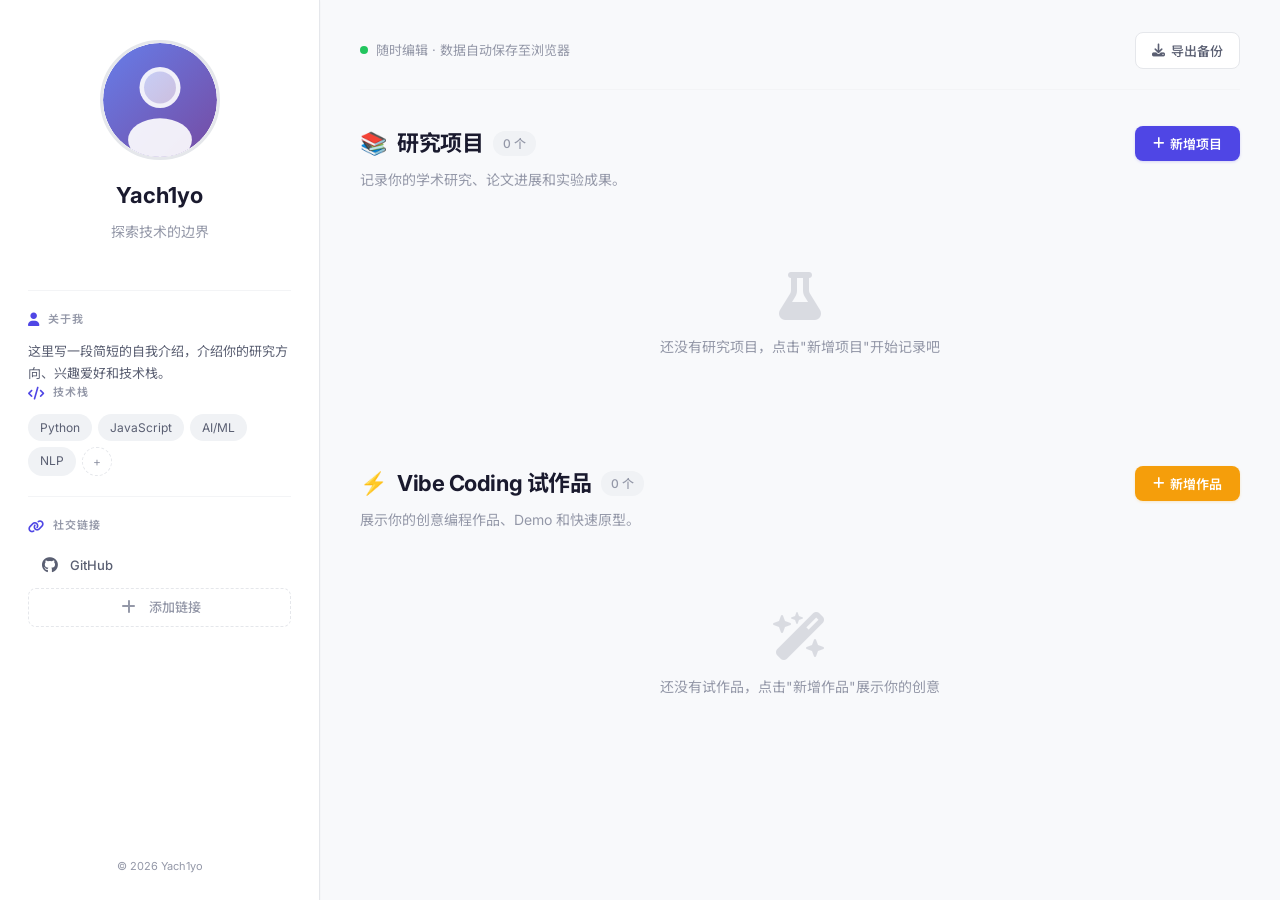
<file: index.html>
<!DOCTYPE html>
<html lang="zh-CN">
<head>
  <meta charset="UTF-8">
  <meta name="viewport" content="width=device-width, initial-scale=1.0">
  <title>Yach1yo · 个人主页</title>
  <link rel="stylesheet" href="styles.css">
  <link rel="preconnect" href="https://fonts.googleapis.com">
  <link rel="preconnect" href="https://fonts.gstatic.com" crossorigin>
  <link href="https://fonts.googleapis.com/css2?family=Inter:wght@300;400;500;600;700;800&family=Noto+Sans+SC:wght@300;400;500;600;700&display=swap" rel="stylesheet">
  <link rel="stylesheet" href="https://cdnjs.cloudflare.com/ajax/libs/font-awesome/6.5.1/css/all.min.css">
</head>
<body>
  <div class="app-container">
    <!-- ========== 左侧个人信息区 (1/4) ========== -->
    <aside class="sidebar">
      <div class="sidebar-inner">
        <!-- 头像区域 -->
        <div class="avatar-section">
          <div class="avatar-wrapper" id="avatarWrapper">
            <img id="avatarImg" src="assets/avatar-placeholder.svg" alt="头像" class="avatar-img">
            <div class="avatar-overlay">
              <i class="fa-solid fa-camera"></i>
              <span>更换头像</span>
            </div>
            <input type="file" id="avatarUpload" accept="image/*" hidden>
          </div>
          <h1 class="profile-name" contenteditable="true" id="profileName">Yach1yo</h1>
          <p class="profile-tagline" contenteditable="true" id="profileTagline">探索技术的边界</p>
        </div>

        <!-- 分割线 -->
        <div class="divider"></div>

        <!-- 个人简介 -->
        <div class="bio-section">
          <h3 class="section-label">
            <i class="fa-solid fa-user"></i> 关于我
          </h3>
          <div class="bio-content" contenteditable="true" id="bioContent">
            这里写一段简短的自我介绍，介绍你的研究方向、兴趣爱好和技术栈。
          </div>
        </div>

        <!-- 技能标签 -->
        <div class="skills-section">
          <h3 class="section-label">
            <i class="fa-solid fa-code"></i> 技术栈
          </h3>
          <div class="skills-tags" id="skillsTags">
            <span class="skill-tag" contenteditable="true">Python</span>
            <span class="skill-tag" contenteditable="true">JavaScript</span>
            <span class="skill-tag" contenteditable="true">AI/ML</span>
            <span class="skill-tag" contenteditable="true">NLP</span>
            <span class="skill-tag add-skill-btn" id="addSkillBtn">+</span>
          </div>
        </div>

        <!-- 分割线 -->
        <div class="divider"></div>

        <!-- 社交媒体链接 -->
        <div class="social-section">
          <h3 class="section-label">
            <i class="fa-solid fa-link"></i> 社交链接
          </h3>
          <div class="social-links" id="socialLinks">
            <a href="https://github.com/yach1yo" target="_blank" class="social-link">
              <i class="fa-brands fa-github"></i>
              <span>GitHub</span>
            </a>
            <div class="social-link add-social" id="addSocialBtn">
              <i class="fa-solid fa-plus"></i>
              <span>添加链接</span>
            </div>
          </div>
        </div>

        <!-- 底部信息 -->
        <div class="sidebar-footer">
          <p class="footer-text">© 2026 Yach1yo</p>
        </div>
      </div>
    </aside>

    <!-- ========== 右侧内容区 (3/4) ========== -->
    <main class="main-content">
      <!-- 顶部导航提示 -->
      <div class="content-header">
        <div class="header-indicator">
          <span class="dot"></span>
          <span class="header-text">随时编辑 · 数据自动保存至浏览器</span>
        </div>
        <button class="btn-export" id="btnExport" title="导出数据备份">
          <i class="fa-solid fa-download"></i> 导出备份
        </button>
      </div>

      <!-- ===== 研究项目 栏目 ===== -->
      <section class="content-section">
        <div class="section-header">
          <div class="section-title-row">
            <span class="section-icon">📚</span>
            <h2 class="section-title">研究项目</h2>
            <span class="section-badge" id="researchCount">0 个项目</span>
          </div>
          <button class="btn-add" id="btnAddResearch">
            <i class="fa-solid fa-plus"></i> 新增项目
          </button>
        </div>
        <div class="section-description">
          记录你的学术研究、论文进展和实验成果。
        </div>
        <div class="cards-grid" id="researchGrid">
          <!-- 动态生成项目卡片 -->
        </div>
        <div class="empty-state" id="researchEmpty">
          <i class="fa-solid fa-flask"></i>
          <p>还没有研究项目，点击"新增项目"开始记录吧</p>
        </div>
      </section>

      <!-- ===== vibe coding试作品 栏目 ===== -->
      <section class="content-section">
        <div class="section-header">
          <div class="section-title-row">
            <span class="section-icon">⚡</span>
            <h2 class="section-title">Vibe Coding 试作品</h2>
            <span class="section-badge" id="vibeCount">0 个作品</span>
          </div>
          <button class="btn-add btn-add-accent" id="btnAddVibe">
            <i class="fa-solid fa-plus"></i> 新增作品
          </button>
        </div>
        <div class="section-description">
          展示你的创意编程作品、Demo 和快速原型。
        </div>
        <div class="cards-grid" id="vibeGrid">
          <!-- 动态生成作品卡片 -->
        </div>
        <div class="empty-state" id="vibeEmpty">
          <i class="fa-solid fa-wand-magic-sparkles"></i>
          <p>还没有试作品，点击"新增作品"展示你的创意</p>
        </div>
      </section>
    </main>
  </div>

  <!-- 模态框：新增/编辑卡片 -->
  <div class="modal-overlay" id="modalOverlay">
    <div class="modal" id="modal">
      <div class="modal-header">
        <h3 id="modalTitle">新增项目</h3>
        <button class="modal-close" id="modalClose">
          <i class="fa-solid fa-xmark"></i>
        </button>
      </div>
      <div class="modal-body">
        <div class="form-group">
          <label>标题</label>
          <input type="text" id="modalItemTitle" placeholder="输入标题...">
        </div>
        <div class="form-group">
          <label>描述</label>
          <textarea id="modalItemDesc" rows="4" placeholder="输入描述内容..."></textarea>
        </div>
        <div class="form-group">
          <label>标签（用逗号分隔）</label>
          <input type="text" id="modalItemTags" placeholder="例如：NLP, Python, LLM">
        </div>
        <div class="form-group">
          <label>链接</label>
          <input type="url" id="modalItemLink" placeholder="https://...">
        </div>
        <div class="form-group">
          <label>附件</label>
          <div class="file-upload-area" id="modalFileArea">
            <i class="fa-solid fa-cloud-arrow-up"></i>
            <p>点击或拖拽文件到此处上传</p>
            <input type="file" id="modalFileInput" multiple hidden>
          </div>
          <div class="file-list" id="modalFileList"></div>
        </div>
      </div>
      <div class="modal-footer">
        <button class="btn-cancel" id="modalCancel">取消</button>
        <button class="btn-save" id="modalSave">保存</button>
      </div>
    </div>
  </div>

  <!-- 社交链接编辑模态框 -->
  <div class="modal-overlay" id="socialModalOverlay">
    <div class="modal modal-sm" id="socialModal">
      <div class="modal-header">
        <h3>添加社交链接</h3>
        <button class="modal-close" id="socialModalClose">
          <i class="fa-solid fa-xmark"></i>
        </button>
      </div>
      <div class="modal-body">
        <div class="form-group">
          <label>平台名称</label>
          <input type="text" id="socialName" placeholder="例如：Twitter、Blog...">
        </div>
        <div class="form-group">
          <label>链接地址</label>
          <input type="url" id="socialUrl" placeholder="https://...">
        </div>
      </div>
      <div class="modal-footer">
        <button class="btn-cancel" id="socialModalCancel">取消</button>
        <button class="btn-save" id="socialModalSave">保存</button>
      </div>
    </div>
  </div>

  <!-- Toast 通知 -->
  <div class="toast-container" id="toastContainer"></div>

  <script src="script.js"></script>
</body>
</html>
</file>
<file: styles.css>
/* ========================================
   Yach1yo Personal Homepage — Styles
   Design: Modern · Clean · Minimalist
   ======================================== */

/* ---------- CSS Variables ---------- */
:root {
  --bg-primary: #f8f9fb;
  --bg-sidebar: #ffffff;
  --bg-card: #ffffff;
  --bg-hover: #f0f2f5;
  --bg-modal: rgba(0, 0, 0, 0.45);

  --text-primary: #1a1a2e;
  --text-secondary: #5a5f72;
  --text-muted: #9498a8;
  --text-inverse: #ffffff;

  --accent: #4f46e5;
  --accent-light: #e0e7ff;
  --accent-hover: #4338ca;
  --accent-glow: rgba(79, 70, 229, 0.15);

  --accent2: #f59e0b;
  --accent2-light: #fef3c7;
  --accent2-hover: #d97706;

  --border: #e5e7eb;
  --border-light: #f3f4f6;
  --radius-sm: 8px;
  --radius: 12px;
  --radius-lg: 16px;
  --radius-xl: 20px;

  --shadow-sm: 0 1px 2px rgba(0, 0, 0, 0.04);
  --shadow: 0 1px 3px rgba(0, 0, 0, 0.06), 0 4px 12px rgba(0, 0, 0, 0.04);
  --shadow-md: 0 4px 16px rgba(0, 0, 0, 0.06), 0 8px 32px rgba(0, 0, 0, 0.04);
  --shadow-lg: 0 8px 32px rgba(0, 0, 0, 0.08), 0 16px 64px rgba(0, 0, 0, 0.04);

  --transition: 0.2s cubic-bezier(0.4, 0, 0.2, 1);
  --transition-slow: 0.35s cubic-bezier(0.4, 0, 0.2, 1);

  --sidebar-width: 25%;
  --sidebar-min: 280px;
  --sidebar-max: 360px;
}

/* ---------- Reset & Base ---------- */
*, *::before, *::after {
  margin: 0;
  padding: 0;
  box-sizing: border-box;
}

html {
  scroll-behavior: smooth;
  -webkit-font-smoothing: antialiased;
  -moz-osx-font-smoothing: grayscale;
}

body {
  font-family: 'Inter', 'Noto Sans SC', -apple-system, BlinkMacSystemFont, sans-serif;
  background: var(--bg-primary);
  color: var(--text-primary);
  line-height: 1.6;
  min-height: 100vh;
}

/* ---------- Layout ---------- */
.app-container {
  display: flex;
  min-height: 100vh;
}

/* ========================================
   SIDEBAR — 左侧 1/4
   ======================================== */
.sidebar {
  width: var(--sidebar-width);
  min-width: var(--sidebar-min);
  max-width: var(--sidebar-max);
  background: var(--bg-sidebar);
  border-right: 1px solid var(--border);
  display: flex;
  flex-direction: column;
  position: fixed;
  top: 0;
  left: 0;
  height: 100vh;
  z-index: 100;
  box-shadow: var(--shadow-sm);
}

.sidebar-inner {
  padding: 40px 28px 24px;
  display: flex;
  flex-direction: column;
  height: 100%;
  overflow-y: auto;
}

/* Avatar Section */
.avatar-section {
  text-align: center;
  margin-bottom: 24px;
}

.avatar-wrapper {
  width: 120px;
  height: 120px;
  border-radius: 50%;
  margin: 0 auto 16px;
  position: relative;
  cursor: pointer;
  overflow: hidden;
  border: 3px solid var(--border);
  transition: all var(--transition);
}

.avatar-wrapper:hover {
  border-color: var(--accent);
  box-shadow: 0 0 0 8px var(--accent-glow);
}

.avatar-img {
  width: 100%;
  height: 100%;
  object-fit: cover;
  border-radius: 50%;
}

.avatar-overlay {
  position: absolute;
  inset: 0;
  background: rgba(0, 0, 0, 0.5);
  display: flex;
  flex-direction: column;
  align-items: center;
  justify-content: center;
  gap: 4px;
  color: white;
  font-size: 12px;
  opacity: 0;
  transition: opacity var(--transition);
  border-radius: 50%;
}

.avatar-wrapper:hover .avatar-overlay {
  opacity: 1;
}

.profile-name {
  font-size: 22px;
  font-weight: 700;
  color: var(--text-primary);
  outline: none;
  border-radius: 4px;
  padding: 2px 8px;
  transition: background var(--transition);
}

.profile-name:focus {
  background: var(--accent-light);
}

.profile-tagline {
  font-size: 14px;
  color: var(--text-muted);
  margin-top: 4px;
  outline: none;
  border-radius: 4px;
  padding: 2px 8px;
  transition: background var(--transition);
}

.profile-tagline:focus {
  background: var(--accent-light);
}

/* Divider */
.divider {
  height: 1px;
  background: var(--border-light);
  margin: 20px 0;
}

/* Section Label */
.section-label {
  font-size: 11px;
  font-weight: 600;
  text-transform: uppercase;
  letter-spacing: 0.08em;
  color: var(--text-muted);
  margin-bottom: 12px;
  display: flex;
  align-items: center;
  gap: 8px;
}

.section-label i {
  font-size: 13px;
  color: var(--accent);
}

/* Bio */
.bio-content {
  font-size: 13px;
  color: var(--text-secondary);
  line-height: 1.7;
  outline: none;
  border-radius: 6px;
  padding: 8px;
  margin: -8px;
  transition: background var(--transition);
  min-height: 60px;
}

.bio-content:focus {
  background: var(--bg-hover);
}

.bio-content:empty::before {
  content: '点击这里编辑个人简介...';
  color: var(--text-muted);
}

/* Skills */
.skills-tags {
  display: flex;
  flex-wrap: wrap;
  gap: 6px;
}

.skill-tag {
  display: inline-block;
  padding: 4px 12px;
  background: var(--bg-hover);
  border-radius: 20px;
  font-size: 12px;
  color: var(--text-secondary);
  outline: none;
  transition: all var(--transition);
  cursor: text;
}

.skill-tag:focus {
  background: var(--accent-light);
  color: var(--accent);
}

.skill-tag.add-skill-btn {
  cursor: pointer;
  background: transparent;
  border: 1.5px dashed var(--border);
  color: var(--text-muted);
  padding: 4px 10px;
  transition: all var(--transition);
}

.skill-tag.add-skill-btn:hover {
  border-color: var(--accent);
  color: var(--accent);
  background: var(--accent-light);
}

/* Social Links */
.social-links {
  display: flex;
  flex-direction: column;
  gap: 4px;
}

.social-link {
  display: flex;
  align-items: center;
  gap: 10px;
  padding: 8px 12px;
  border-radius: var(--radius-sm);
  color: var(--text-secondary);
  text-decoration: none;
  font-size: 13px;
  font-weight: 500;
  transition: all var(--transition);
}

.social-link:hover {
  background: var(--bg-hover);
  color: var(--accent);
}

.social-link i {
  font-size: 16px;
  width: 20px;
  text-align: center;
}

.social-link.add-social {
  cursor: pointer;
  color: var(--text-muted);
  border: 1.5px dashed var(--border);
  border-radius: var(--radius-sm);
  justify-content: center;
}

.social-link.add-social:hover {
  border-color: var(--accent);
  color: var(--accent);
  background: var(--accent-light);
}

/* Sidebar Footer */
.sidebar-footer {
  margin-top: auto;
  padding-top: 16px;
  text-align: center;
}

.footer-text {
  font-size: 11px;
  color: var(--text-muted);
}

/* ========================================
   MAIN CONTENT — 右侧 3/4
   ======================================== */
.main-content {
  margin-left: max(var(--sidebar-min), var(--sidebar-width));
  flex: 1;
  padding: 32px 40px 60px;
  min-width: 0;
  max-width: 1100px;
}

/* Content Header */
.content-header {
  display: flex;
  align-items: center;
  justify-content: space-between;
  margin-bottom: 36px;
  padding-bottom: 20px;
  border-bottom: 1px solid var(--border-light);
}

.header-indicator {
  display: flex;
  align-items: center;
  gap: 8px;
  font-size: 13px;
  color: var(--text-muted);
}

.dot {
  width: 8px;
  height: 8px;
  border-radius: 50%;
  background: #22c55e;
  animation: pulse-dot 2s ease-in-out infinite;
}

@keyframes pulse-dot {
  0%, 100% { opacity: 1; transform: scale(1); }
  50% { opacity: 0.5; transform: scale(0.85); }
}

.btn-export {
  display: flex;
  align-items: center;
  gap: 6px;
  padding: 8px 16px;
  background: var(--bg-card);
  border: 1px solid var(--border);
  border-radius: var(--radius-sm);
  font-size: 13px;
  font-weight: 500;
  color: var(--text-secondary);
  cursor: pointer;
  transition: all var(--transition);
  font-family: inherit;
}

.btn-export:hover {
  border-color: var(--accent);
  color: var(--accent);
  background: var(--accent-light);
}

/* Section */
.content-section {
  margin-bottom: 48px;
}

.section-header {
  display: flex;
  align-items: center;
  justify-content: space-between;
  margin-bottom: 8px;
}

.section-title-row {
  display: flex;
  align-items: center;
  gap: 10px;
}

.section-icon {
  font-size: 22px;
}

.section-title {
  font-size: 22px;
  font-weight: 700;
  color: var(--text-primary);
  letter-spacing: -0.02em;
}

.section-badge {
  font-size: 12px;
  font-weight: 500;
  color: var(--text-muted);
  background: var(--bg-hover);
  padding: 3px 10px;
  border-radius: 12px;
}

.section-description {
  font-size: 14px;
  color: var(--text-muted);
  margin-bottom: 20px;
}

/* Add Button */
.btn-add {
  display: flex;
  align-items: center;
  gap: 6px;
  padding: 8px 18px;
  background: var(--accent);
  color: var(--text-inverse);
  border: none;
  border-radius: var(--radius-sm);
  font-size: 13px;
  font-weight: 600;
  cursor: pointer;
  transition: all var(--transition);
  font-family: inherit;
  box-shadow: 0 1px 3px rgba(79, 70, 229, 0.2);
}

.btn-add:hover {
  background: var(--accent-hover);
  box-shadow: 0 2px 8px rgba(79, 70, 229, 0.3);
  transform: translateY(-1px);
}

.btn-add-accent {
  background: var(--accent2);
  box-shadow: 0 1px 3px rgba(245, 158, 11, 0.2);
}

.btn-add-accent:hover {
  background: var(--accent2-hover);
  box-shadow: 0 2px 8px rgba(245, 158, 11, 0.3);
}

/* ========================================
   CARDS GRID
   ======================================== */
.cards-grid {
  display: grid;
  grid-template-columns: repeat(auto-fill, minmax(320px, 1fr));
  gap: 16px;
}

/* Card */
.card {
  background: var(--bg-card);
  border: 1px solid var(--border);
  border-radius: var(--radius-lg);
  padding: 20px 24px;
  transition: all var(--transition);
  position: relative;
  cursor: pointer;
}

.card:hover {
  box-shadow: var(--shadow-md);
  border-color: transparent;
  transform: translateY(-2px);
}

.card-header {
  display: flex;
  align-items: flex-start;
  justify-content: space-between;
  gap: 12px;
  margin-bottom: 10px;
}

.card-title {
  font-size: 16px;
  font-weight: 600;
  color: var(--text-primary);
  flex: 1;
  line-height: 1.4;
}

.card-actions {
  display: flex;
  gap: 4px;
  opacity: 0;
  transition: opacity var(--transition);
}

.card:hover .card-actions {
  opacity: 1;
}

.card-action-btn {
  width: 32px;
  height: 32px;
  border-radius: var(--radius-sm);
  border: none;
  background: transparent;
  color: var(--text-muted);
  cursor: pointer;
  display: flex;
  align-items: center;
  justify-content: center;
  font-size: 14px;
  transition: all var(--transition);
}

.card-action-btn:hover {
  background: var(--bg-hover);
  color: var(--text-primary);
}

.card-action-btn.delete:hover {
  background: #fef2f2;
  color: #ef4444;
}

.card-desc {
  font-size: 13px;
  color: var(--text-secondary);
  line-height: 1.6;
  margin-bottom: 12px;
  display: -webkit-box;
  -webkit-line-clamp: 3;
  -webkit-box-orient: vertical;
  overflow: hidden;
}

/* Card Tags */
.card-tags {
  display: flex;
  flex-wrap: wrap;
  gap: 4px;
  margin-bottom: 12px;
}

.card-tag {
  font-size: 11px;
  font-weight: 500;
  padding: 2px 8px;
  border-radius: 10px;
  background: var(--accent-light);
  color: var(--accent);
}

/* Card Files */
.card-files {
  display: flex;
  flex-wrap: wrap;
  gap: 4px;
}

.card-file {
  display: inline-flex;
  align-items: center;
  gap: 4px;
  padding: 3px 10px;
  background: var(--bg-hover);
  border-radius: 6px;
  font-size: 11px;
  color: var(--text-secondary);
  text-decoration: none;
  transition: all var(--transition);
  max-width: 160px;
  overflow: hidden;
  text-overflow: ellipsis;
  white-space: nowrap;
}

.card-file:hover {
  background: var(--accent-light);
  color: var(--accent);
}

.card-file i {
  font-size: 12px;
  flex-shrink: 0;
}

.card-link {
  display: inline-flex;
  align-items: center;
  gap: 4px;
  font-size: 12px;
  color: var(--accent);
  text-decoration: none;
  margin-top: 8px;
  font-weight: 500;
  transition: opacity var(--transition);
}

.card-link:hover {
  opacity: 0.75;
}

/* ========================================
   EMPTY STATE
   ======================================== */
.empty-state {
  text-align: center;
  padding: 60px 20px;
  color: var(--text-muted);
  display: none;
}

.empty-state.visible {
  display: block;
}

.empty-state i {
  font-size: 48px;
  margin-bottom: 16px;
  opacity: 0.3;
}

.empty-state p {
  font-size: 14px;
}

/* ========================================
   MODAL
   ======================================== */
.modal-overlay {
  position: fixed;
  inset: 0;
  background: var(--bg-modal);
  backdrop-filter: blur(4px);
  display: flex;
  align-items: center;
  justify-content: center;
  z-index: 1000;
  opacity: 0;
  visibility: hidden;
  transition: all var(--transition);
}

.modal-overlay.active {
  opacity: 1;
  visibility: visible;
}

.modal {
  background: var(--bg-card);
  border-radius: var(--radius-xl);
  width: 90%;
  max-width: 560px;
  max-height: 85vh;
  display: flex;
  flex-direction: column;
  box-shadow: var(--shadow-lg);
  transform: translateY(16px) scale(0.97);
  transition: all var(--transition-slow);
}

.modal-overlay.active .modal {
  transform: translateY(0) scale(1);
}

.modal-sm {
  max-width: 420px;
}

.modal-header {
  display: flex;
  align-items: center;
  justify-content: space-between;
  padding: 20px 24px 0;
}

.modal-header h3 {
  font-size: 18px;
  font-weight: 700;
}

.modal-close {
  width: 36px;
  height: 36px;
  border-radius: 50%;
  border: none;
  background: var(--bg-hover);
  color: var(--text-muted);
  cursor: pointer;
  font-size: 16px;
  display: flex;
  align-items: center;
  justify-content: center;
  transition: all var(--transition);
}

.modal-close:hover {
  background: #f3f4f6;
  color: var(--text-primary);
}

.modal-body {
  padding: 20px 24px;
  overflow-y: auto;
  flex: 1;
}

.form-group {
  margin-bottom: 18px;
}

.form-group label {
  display: block;
  font-size: 13px;
  font-weight: 600;
  color: var(--text-primary);
  margin-bottom: 6px;
}

.form-group input,
.form-group textarea {
  width: 100%;
  padding: 10px 14px;
  border: 1.5px solid var(--border);
  border-radius: var(--radius-sm);
  font-size: 14px;
  font-family: inherit;
  color: var(--text-primary);
  background: var(--bg-primary);
  transition: all var(--transition);
  outline: none;
  resize: vertical;
}

.form-group input:focus,
.form-group textarea:focus {
  border-color: var(--accent);
  box-shadow: 0 0 0 3px var(--accent-glow);
  background: var(--bg-card);
}

.form-group input::placeholder,
.form-group textarea::placeholder {
  color: var(--text-muted);
}

/* File Upload */
.file-upload-area {
  border: 2px dashed var(--border);
  border-radius: var(--radius);
  padding: 28px;
  text-align: center;
  cursor: pointer;
  transition: all var(--transition);
  background: var(--bg-primary);
}

.file-upload-area:hover {
  border-color: var(--accent);
  background: var(--accent-light);
}

.file-upload-area i {
  font-size: 32px;
  color: var(--text-muted);
  margin-bottom: 8px;
}

.file-upload-area p {
  font-size: 13px;
  color: var(--text-muted);
}

.file-upload-area.drag-over {
  border-color: var(--accent);
  background: var(--accent-light);
}

.file-list {
  margin-top: 10px;
  display: flex;
  flex-direction: column;
  gap: 6px;
}

.file-item {
  display: flex;
  align-items: center;
  justify-content: space-between;
  padding: 8px 12px;
  background: var(--bg-primary);
  border-radius: var(--radius-sm);
  font-size: 13px;
}

.file-item-info {
  display: flex;
  align-items: center;
  gap: 8px;
  overflow: hidden;
}

.file-item-info i {
  color: var(--accent);
  flex-shrink: 0;
}

.file-item-name {
  overflow: hidden;
  text-overflow: ellipsis;
  white-space: nowrap;
  color: var(--text-secondary);
}

.file-item-size {
  font-size: 11px;
  color: var(--text-muted);
  flex-shrink: 0;
}

.file-item-remove {
  width: 28px;
  height: 28px;
  border-radius: 50%;
  border: none;
  background: transparent;
  color: var(--text-muted);
  cursor: pointer;
  display: flex;
  align-items: center;
  justify-content: center;
  font-size: 12px;
  transition: all var(--transition);
  flex-shrink: 0;
}

.file-item-remove:hover {
  background: #fef2f2;
  color: #ef4444;
}

/* Modal Footer */
.modal-footer {
  display: flex;
  justify-content: flex-end;
  gap: 10px;
  padding: 16px 24px 24px;
}

.btn-cancel,
.btn-save {
  padding: 10px 24px;
  border-radius: var(--radius-sm);
  font-size: 14px;
  font-weight: 600;
  cursor: pointer;
  transition: all var(--transition);
  font-family: inherit;
  border: none;
}

.btn-cancel {
  background: var(--bg-hover);
  color: var(--text-secondary);
}

.btn-cancel:hover {
  background: #e5e7eb;
}

.btn-save {
  background: var(--accent);
  color: var(--text-inverse);
  box-shadow: 0 1px 3px rgba(79, 70, 229, 0.2);
}

.btn-save:hover {
  background: var(--accent-hover);
  box-shadow: 0 2px 8px rgba(79, 70, 229, 0.3);
}

/* ========================================
   TOAST
   ======================================== */
.toast-container {
  position: fixed;
  bottom: 24px;
  right: 24px;
  z-index: 2000;
  display: flex;
  flex-direction: column;
  gap: 8px;
}

.toast {
  padding: 12px 20px;
  border-radius: var(--radius-sm);
  font-size: 13px;
  font-weight: 500;
  color: var(--text-inverse);
  box-shadow: var(--shadow-md);
  animation: slideInRight 0.3s ease, fadeOut 0.3s ease 2.7s forwards;
  max-width: 360px;
}

.toast.success { background: #059669; }
.toast.error { background: #dc2626; }
.toast.info { background: var(--accent); }

@keyframes slideInRight {
  from { transform: translateX(120%); opacity: 0; }
  to { transform: translateX(0); opacity: 1; }
}

@keyframes fadeOut {
  from { opacity: 1; }
  to { opacity: 0; transform: translateY(-8px); }
}

/* ========================================
   RESPONSIVE
   ======================================== */
@media (max-width: 900px) {
  .app-container {
    flex-direction: column;
  }

  .sidebar {
    position: relative;
    width: 100%;
    max-width: 100%;
    min-width: unset;
    height: auto;
    border-right: none;
    border-bottom: 1px solid var(--border);
  }

  .sidebar-inner {
    padding: 28px 24px;
    flex-direction: column;
    gap: 16px;
  }

  .avatar-wrapper {
    width: 88px;
    height: 88px;
  }

  .profile-name {
    font-size: 18px;
  }

  .skills-tags {
    justify-content: center;
  }

  .social-links {
    flex-direction: row;
    flex-wrap: wrap;
    justify-content: center;
  }

  .main-content {
    margin-left: 0;
    padding: 24px 20px 40px;
  }

  .cards-grid {
    grid-template-columns: 1fr;
  }

  .sidebar-footer {
    display: none;
  }
}

@media (max-width: 600px) {
  .section-header {
    flex-direction: column;
    align-items: flex-start;
    gap: 12px;
  }

  .btn-add {
    width: 100%;
    justify-content: center;
  }
}
</file>
<file: yach1yo/styles.css>
/* ========================================
   Yach1yo Personal Homepage — Styles
   Design: Modern · Clean · Minimalist
   ======================================== */

/* ---------- CSS Variables ---------- */
:root {
  --bg-primary: #f8f9fb;
  --bg-sidebar: #ffffff;
  --bg-card: #ffffff;
  --bg-hover: #f0f2f5;
  --bg-modal: rgba(0, 0, 0, 0.45);

  --text-primary: #1a1a2e;
  --text-secondary: #5a5f72;
  --text-muted: #9498a8;
  --text-inverse: #ffffff;

  --accent: #4f46e5;
  --accent-light: #e0e7ff;
  --accent-hover: #4338ca;
  --accent-glow: rgba(79, 70, 229, 0.15);

  --accent2: #f59e0b;
  --accent2-light: #fef3c7;
  --accent2-hover: #d97706;

  --border: #e5e7eb;
  --border-light: #f3f4f6;
  --radius-sm: 8px;
  --radius: 12px;
  --radius-lg: 16px;
  --radius-xl: 20px;

  --shadow-sm: 0 1px 2px rgba(0, 0, 0, 0.04);
  --shadow: 0 1px 3px rgba(0, 0, 0, 0.06), 0 4px 12px rgba(0, 0, 0, 0.04);
  --shadow-md: 0 4px 16px rgba(0, 0, 0, 0.06), 0 8px 32px rgba(0, 0, 0, 0.04);
  --shadow-lg: 0 8px 32px rgba(0, 0, 0, 0.08), 0 16px 64px rgba(0, 0, 0, 0.04);

  --transition: 0.2s cubic-bezier(0.4, 0, 0.2, 1);
  --transition-slow: 0.35s cubic-bezier(0.4, 0, 0.2, 1);

  --sidebar-width: 25%;
  --sidebar-min: 280px;
  --sidebar-max: 360px;
}

/* ---------- Reset & Base ---------- */
*, *::before, *::after {
  margin: 0;
  padding: 0;
  box-sizing: border-box;
}

html {
  scroll-behavior: smooth;
  -webkit-font-smoothing: antialiased;
  -moz-osx-font-smoothing: grayscale;
}

body {
  font-family: 'Inter', 'Noto Sans SC', -apple-system, BlinkMacSystemFont, sans-serif;
  background: var(--bg-primary);
  color: var(--text-primary);
  line-height: 1.6;
  min-height: 100vh;
}

/* ---------- Layout ---------- */
.app-container {
  display: flex;
  min-height: 100vh;
}

/* ========================================
   SIDEBAR — 左侧 1/4
   ======================================== */
.sidebar {
  width: var(--sidebar-width);
  min-width: var(--sidebar-min);
  max-width: var(--sidebar-max);
  background: var(--bg-sidebar);
  border-right: 1px solid var(--border);
  display: flex;
  flex-direction: column;
  position: fixed;
  top: 0;
  left: 0;
  height: 100vh;
  z-index: 100;
  box-shadow: var(--shadow-sm);
}

.sidebar-inner {
  padding: 40px 28px 24px;
  display: flex;
  flex-direction: column;
  height: 100%;
  overflow-y: auto;
}

/* Avatar Section */
.avatar-section {
  text-align: center;
  margin-bottom: 24px;
}

.avatar-wrapper {
  width: 120px;
  height: 120px;
  border-radius: 50%;
  margin: 0 auto 16px;
  position: relative;
  cursor: pointer;
  overflow: hidden;
  border: 3px solid var(--border);
  transition: all var(--transition);
}

.avatar-wrapper:hover {
  border-color: var(--accent);
  box-shadow: 0 0 0 8px var(--accent-glow);
}

.avatar-img {
  width: 100%;
  height: 100%;
  object-fit: cover;
  border-radius: 50%;
}

.avatar-overlay {
  position: absolute;
  inset: 0;
  background: rgba(0, 0, 0, 0.5);
  display: flex;
  flex-direction: column;
  align-items: center;
  justify-content: center;
  gap: 4px;
  color: white;
  font-size: 12px;
  opacity: 0;
  transition: opacity var(--transition);
  border-radius: 50%;
}

.avatar-wrapper:hover .avatar-overlay {
  opacity: 1;
}

.profile-name {
  font-size: 22px;
  font-weight: 700;
  color: var(--text-primary);
  outline: none;
  border-radius: 4px;
  padding: 2px 8px;
  transition: background var(--transition);
}

.profile-name:focus {
  background: var(--accent-light);
}

.profile-tagline {
  font-size: 14px;
  color: var(--text-muted);
  margin-top: 4px;
  outline: none;
  border-radius: 4px;
  padding: 2px 8px;
  transition: background var(--transition);
}

.profile-tagline:focus {
  background: var(--accent-light);
}

/* Divider */
.divider {
  height: 1px;
  background: var(--border-light);
  margin: 20px 0;
}

/* Section Label */
.section-label {
  font-size: 11px;
  font-weight: 600;
  text-transform: uppercase;
  letter-spacing: 0.08em;
  color: var(--text-muted);
  margin-bottom: 12px;
  display: flex;
  align-items: center;
  gap: 8px;
}

.section-label i {
  font-size: 13px;
  color: var(--accent);
}

/* Bio */
.bio-content {
  font-size: 13px;
  color: var(--text-secondary);
  line-height: 1.7;
  outline: none;
  border-radius: 6px;
  padding: 8px;
  margin: -8px;
  transition: background var(--transition);
  min-height: 60px;
}

.bio-content:focus {
  background: var(--bg-hover);
}

.bio-content:empty::before {
  content: '点击这里编辑个人简介...';
  color: var(--text-muted);
}

/* Skills */
.skills-tags {
  display: flex;
  flex-wrap: wrap;
  gap: 6px;
}

.skill-tag {
  display: inline-block;
  padding: 4px 12px;
  background: var(--bg-hover);
  border-radius: 20px;
  font-size: 12px;
  color: var(--text-secondary);
  outline: none;
  transition: all var(--transition);
  cursor: text;
}

.skill-tag:focus {
  background: var(--accent-light);
  color: var(--accent);
}

.skill-tag.add-skill-btn {
  cursor: pointer;
  background: transparent;
  border: 1.5px dashed var(--border);
  color: var(--text-muted);
  padding: 4px 10px;
  transition: all var(--transition);
}

.skill-tag.add-skill-btn:hover {
  border-color: var(--accent);
  color: var(--accent);
  background: var(--accent-light);
}

/* Social Links */
.social-links {
  display: flex;
  flex-direction: column;
  gap: 4px;
}

.social-link {
  display: flex;
  align-items: center;
  gap: 10px;
  padding: 8px 12px;
  border-radius: var(--radius-sm);
  color: var(--text-secondary);
  text-decoration: none;
  font-size: 13px;
  font-weight: 500;
  transition: all var(--transition);
}

.social-link:hover {
  background: var(--bg-hover);
  color: var(--accent);
}

.social-link i {
  font-size: 16px;
  width: 20px;
  text-align: center;
}

.social-link.add-social {
  cursor: pointer;
  color: var(--text-muted);
  border: 1.5px dashed var(--border);
  border-radius: var(--radius-sm);
  justify-content: center;
}

.social-link.add-social:hover {
  border-color: var(--accent);
  color: var(--accent);
  background: var(--accent-light);
}

/* Sidebar Footer */
.sidebar-footer {
  margin-top: auto;
  padding-top: 16px;
  text-align: center;
}

.footer-text {
  font-size: 11px;
  color: var(--text-muted);
}

/* ========================================
   MAIN CONTENT — 右侧 3/4
   ======================================== */
.main-content {
  margin-left: max(var(--sidebar-min), var(--sidebar-width));
  flex: 1;
  padding: 32px 40px 60px;
  min-width: 0;
  max-width: 1100px;
}

/* Content Header */
.content-header {
  display: flex;
  align-items: center;
  justify-content: space-between;
  margin-bottom: 36px;
  padding-bottom: 20px;
  border-bottom: 1px solid var(--border-light);
}

.header-indicator {
  display: flex;
  align-items: center;
  gap: 8px;
  font-size: 13px;
  color: var(--text-muted);
}

.dot {
  width: 8px;
  height: 8px;
  border-radius: 50%;
  background: #22c55e;
  animation: pulse-dot 2s ease-in-out infinite;
}

@keyframes pulse-dot {
  0%, 100% { opacity: 1; transform: scale(1); }
  50% { opacity: 0.5; transform: scale(0.85); }
}

.btn-export {
  display: flex;
  align-items: center;
  gap: 6px;
  padding: 8px 16px;
  background: var(--bg-card);
  border: 1px solid var(--border);
  border-radius: var(--radius-sm);
  font-size: 13px;
  font-weight: 500;
  color: var(--text-secondary);
  cursor: pointer;
  transition: all var(--transition);
  font-family: inherit;
}

.btn-export:hover {
  border-color: var(--accent);
  color: var(--accent);
  background: var(--accent-light);
}

/* Section */
.content-section {
  margin-bottom: 48px;
}

.section-header {
  display: flex;
  align-items: center;
  justify-content: space-between;
  margin-bottom: 8px;
}

.section-title-row {
  display: flex;
  align-items: center;
  gap: 10px;
}

.section-icon {
  font-size: 22px;
}

.section-title {
  font-size: 22px;
  font-weight: 700;
  color: var(--text-primary);
  letter-spacing: -0.02em;
}

.section-badge {
  font-size: 12px;
  font-weight: 500;
  color: var(--text-muted);
  background: var(--bg-hover);
  padding: 3px 10px;
  border-radius: 12px;
}

.section-description {
  font-size: 14px;
  color: var(--text-muted);
  margin-bottom: 20px;
}

/* Add Button */
.btn-add {
  display: flex;
  align-items: center;
  gap: 6px;
  padding: 8px 18px;
  background: var(--accent);
  color: var(--text-inverse);
  border: none;
  border-radius: var(--radius-sm);
  font-size: 13px;
  font-weight: 600;
  cursor: pointer;
  transition: all var(--transition);
  font-family: inherit;
  box-shadow: 0 1px 3px rgba(79, 70, 229, 0.2);
}

.btn-add:hover {
  background: var(--accent-hover);
  box-shadow: 0 2px 8px rgba(79, 70, 229, 0.3);
  transform: translateY(-1px);
}

.btn-add-accent {
  background: var(--accent2);
  box-shadow: 0 1px 3px rgba(245, 158, 11, 0.2);
}

.btn-add-accent:hover {
  background: var(--accent2-hover);
  box-shadow: 0 2px 8px rgba(245, 158, 11, 0.3);
}

/* ========================================
   CARDS GRID
   ======================================== */
.cards-grid {
  display: grid;
  grid-template-columns: repeat(auto-fill, minmax(320px, 1fr));
  gap: 16px;
}

/* Card */
.card {
  background: var(--bg-card);
  border: 1px solid var(--border);
  border-radius: var(--radius-lg);
  padding: 20px 24px;
  transition: all var(--transition);
  position: relative;
  cursor: pointer;
}

.card:hover {
  box-shadow: var(--shadow-md);
  border-color: transparent;
  transform: translateY(-2px);
}

.card-header {
  display: flex;
  align-items: flex-start;
  justify-content: space-between;
  gap: 12px;
  margin-bottom: 10px;
}

.card-title {
  font-size: 16px;
  font-weight: 600;
  color: var(--text-primary);
  flex: 1;
  line-height: 1.4;
}

.card-actions {
  display: flex;
  gap: 4px;
  opacity: 0;
  transition: opacity var(--transition);
}

.card:hover .card-actions {
  opacity: 1;
}

.card-action-btn {
  width: 32px;
  height: 32px;
  border-radius: var(--radius-sm);
  border: none;
  background: transparent;
  color: var(--text-muted);
  cursor: pointer;
  display: flex;
  align-items: center;
  justify-content: center;
  font-size: 14px;
  transition: all var(--transition);
}

.card-action-btn:hover {
  background: var(--bg-hover);
  color: var(--text-primary);
}

.card-action-btn.delete:hover {
  background: #fef2f2;
  color: #ef4444;
}

.card-desc {
  font-size: 13px;
  color: var(--text-secondary);
  line-height: 1.6;
  margin-bottom: 12px;
  display: -webkit-box;
  -webkit-line-clamp: 3;
  -webkit-box-orient: vertical;
  overflow: hidden;
}

/* Card Tags */
.card-tags {
  display: flex;
  flex-wrap: wrap;
  gap: 4px;
  margin-bottom: 12px;
}

.card-tag {
  font-size: 11px;
  font-weight: 500;
  padding: 2px 8px;
  border-radius: 10px;
  background: var(--accent-light);
  color: var(--accent);
}

/* Card Files */
.card-files {
  display: flex;
  flex-wrap: wrap;
  gap: 4px;
}

.card-file {
  display: inline-flex;
  align-items: center;
  gap: 4px;
  padding: 3px 10px;
  background: var(--bg-hover);
  border-radius: 6px;
  font-size: 11px;
  color: var(--text-secondary);
  text-decoration: none;
  transition: all var(--transition);
  max-width: 160px;
  overflow: hidden;
  text-overflow: ellipsis;
  white-space: nowrap;
}

.card-file:hover {
  background: var(--accent-light);
  color: var(--accent);
}

.card-file i {
  font-size: 12px;
  flex-shrink: 0;
}

.card-link {
  display: inline-flex;
  align-items: center;
  gap: 4px;
  font-size: 12px;
  color: var(--accent);
  text-decoration: none;
  margin-top: 8px;
  font-weight: 500;
  transition: opacity var(--transition);
}

.card-link:hover {
  opacity: 0.75;
}

/* ========================================
   EMPTY STATE
   ======================================== */
.empty-state {
  text-align: center;
  padding: 60px 20px;
  color: var(--text-muted);
  display: none;
}

.empty-state.visible {
  display: block;
}

.empty-state i {
  font-size: 48px;
  margin-bottom: 16px;
  opacity: 0.3;
}

.empty-state p {
  font-size: 14px;
}

/* ========================================
   MODAL
   ======================================== */
.modal-overlay {
  position: fixed;
  inset: 0;
  background: var(--bg-modal);
  backdrop-filter: blur(4px);
  display: flex;
  align-items: center;
  justify-content: center;
  z-index: 1000;
  opacity: 0;
  visibility: hidden;
  transition: all var(--transition);
}

.modal-overlay.active {
  opacity: 1;
  visibility: visible;
}

.modal {
  background: var(--bg-card);
  border-radius: var(--radius-xl);
  width: 90%;
  max-width: 560px;
  max-height: 85vh;
  display: flex;
  flex-direction: column;
  box-shadow: var(--shadow-lg);
  transform: translateY(16px) scale(0.97);
  transition: all var(--transition-slow);
}

.modal-overlay.active .modal {
  transform: translateY(0) scale(1);
}

.modal-sm {
  max-width: 420px;
}

.modal-header {
  display: flex;
  align-items: center;
  justify-content: space-between;
  padding: 20px 24px 0;
}

.modal-header h3 {
  font-size: 18px;
  font-weight: 700;
}

.modal-close {
  width: 36px;
  height: 36px;
  border-radius: 50%;
  border: none;
  background: var(--bg-hover);
  color: var(--text-muted);
  cursor: pointer;
  font-size: 16px;
  display: flex;
  align-items: center;
  justify-content: center;
  transition: all var(--transition);
}

.modal-close:hover {
  background: #f3f4f6;
  color: var(--text-primary);
}

.modal-body {
  padding: 20px 24px;
  overflow-y: auto;
  flex: 1;
}

.form-group {
  margin-bottom: 18px;
}

.form-group label {
  display: block;
  font-size: 13px;
  font-weight: 600;
  color: var(--text-primary);
  margin-bottom: 6px;
}

.form-group input,
.form-group textarea {
  width: 100%;
  padding: 10px 14px;
  border: 1.5px solid var(--border);
  border-radius: var(--radius-sm);
  font-size: 14px;
  font-family: inherit;
  color: var(--text-primary);
  background: var(--bg-primary);
  transition: all var(--transition);
  outline: none;
  resize: vertical;
}

.form-group input:focus,
.form-group textarea:focus {
  border-color: var(--accent);
  box-shadow: 0 0 0 3px var(--accent-glow);
  background: var(--bg-card);
}

.form-group input::placeholder,
.form-group textarea::placeholder {
  color: var(--text-muted);
}

/* File Upload */
.file-upload-area {
  border: 2px dashed var(--border);
  border-radius: var(--radius);
  padding: 28px;
  text-align: center;
  cursor: pointer;
  transition: all var(--transition);
  background: var(--bg-primary);
}

.file-upload-area:hover {
  border-color: var(--accent);
  background: var(--accent-light);
}

.file-upload-area i {
  font-size: 32px;
  color: var(--text-muted);
  margin-bottom: 8px;
}

.file-upload-area p {
  font-size: 13px;
  color: var(--text-muted);
}

.file-upload-area.drag-over {
  border-color: var(--accent);
  background: var(--accent-light);
}

.file-list {
  margin-top: 10px;
  display: flex;
  flex-direction: column;
  gap: 6px;
}

.file-item {
  display: flex;
  align-items: center;
  justify-content: space-between;
  padding: 8px 12px;
  background: var(--bg-primary);
  border-radius: var(--radius-sm);
  font-size: 13px;
}

.file-item-info {
  display: flex;
  align-items: center;
  gap: 8px;
  overflow: hidden;
}

.file-item-info i {
  color: var(--accent);
  flex-shrink: 0;
}

.file-item-name {
  overflow: hidden;
  text-overflow: ellipsis;
  white-space: nowrap;
  color: var(--text-secondary);
}

.file-item-size {
  font-size: 11px;
  color: var(--text-muted);
  flex-shrink: 0;
}

.file-item-remove {
  width: 28px;
  height: 28px;
  border-radius: 50%;
  border: none;
  background: transparent;
  color: var(--text-muted);
  cursor: pointer;
  display: flex;
  align-items: center;
  justify-content: center;
  font-size: 12px;
  transition: all var(--transition);
  flex-shrink: 0;
}

.file-item-remove:hover {
  background: #fef2f2;
  color: #ef4444;
}

/* Modal Footer */
.modal-footer {
  display: flex;
  justify-content: flex-end;
  gap: 10px;
  padding: 16px 24px 24px;
}

.btn-cancel,
.btn-save {
  padding: 10px 24px;
  border-radius: var(--radius-sm);
  font-size: 14px;
  font-weight: 600;
  cursor: pointer;
  transition: all var(--transition);
  font-family: inherit;
  border: none;
}

.btn-cancel {
  background: var(--bg-hover);
  color: var(--text-secondary);
}

.btn-cancel:hover {
  background: #e5e7eb;
}

.btn-save {
  background: var(--accent);
  color: var(--text-inverse);
  box-shadow: 0 1px 3px rgba(79, 70, 229, 0.2);
}

.btn-save:hover {
  background: var(--accent-hover);
  box-shadow: 0 2px 8px rgba(79, 70, 229, 0.3);
}

/* ========================================
   TOAST
   ======================================== */
.toast-container {
  position: fixed;
  bottom: 24px;
  right: 24px;
  z-index: 2000;
  display: flex;
  flex-direction: column;
  gap: 8px;
}

.toast {
  padding: 12px 20px;
  border-radius: var(--radius-sm);
  font-size: 13px;
  font-weight: 500;
  color: var(--text-inverse);
  box-shadow: var(--shadow-md);
  animation: slideInRight 0.3s ease, fadeOut 0.3s ease 2.7s forwards;
  max-width: 360px;
}

.toast.success { background: #059669; }
.toast.error { background: #dc2626; }
.toast.info { background: var(--accent); }

@keyframes slideInRight {
  from { transform: translateX(120%); opacity: 0; }
  to { transform: translateX(0); opacity: 1; }
}

@keyframes fadeOut {
  from { opacity: 1; }
  to { opacity: 0; transform: translateY(-8px); }
}

/* ========================================
   RESPONSIVE
   ======================================== */
@media (max-width: 900px) {
  .app-container {
    flex-direction: column;
  }

  .sidebar {
    position: relative;
    width: 100%;
    max-width: 100%;
    min-width: unset;
    height: auto;
    border-right: none;
    border-bottom: 1px solid var(--border);
  }

  .sidebar-inner {
    padding: 28px 24px;
    flex-direction: column;
    gap: 16px;
  }

  .avatar-wrapper {
    width: 88px;
    height: 88px;
  }

  .profile-name {
    font-size: 18px;
  }

  .skills-tags {
    justify-content: center;
  }

  .social-links {
    flex-direction: row;
    flex-wrap: wrap;
    justify-content: center;
  }

  .main-content {
    margin-left: 0;
    padding: 24px 20px 40px;
  }

  .cards-grid {
    grid-template-columns: 1fr;
  }

  .sidebar-footer {
    display: none;
  }
}

@media (max-width: 600px) {
  .section-header {
    flex-direction: column;
    align-items: flex-start;
    gap: 12px;
  }

  .btn-add {
    width: 100%;
    justify-content: center;
  }
}
</file>
